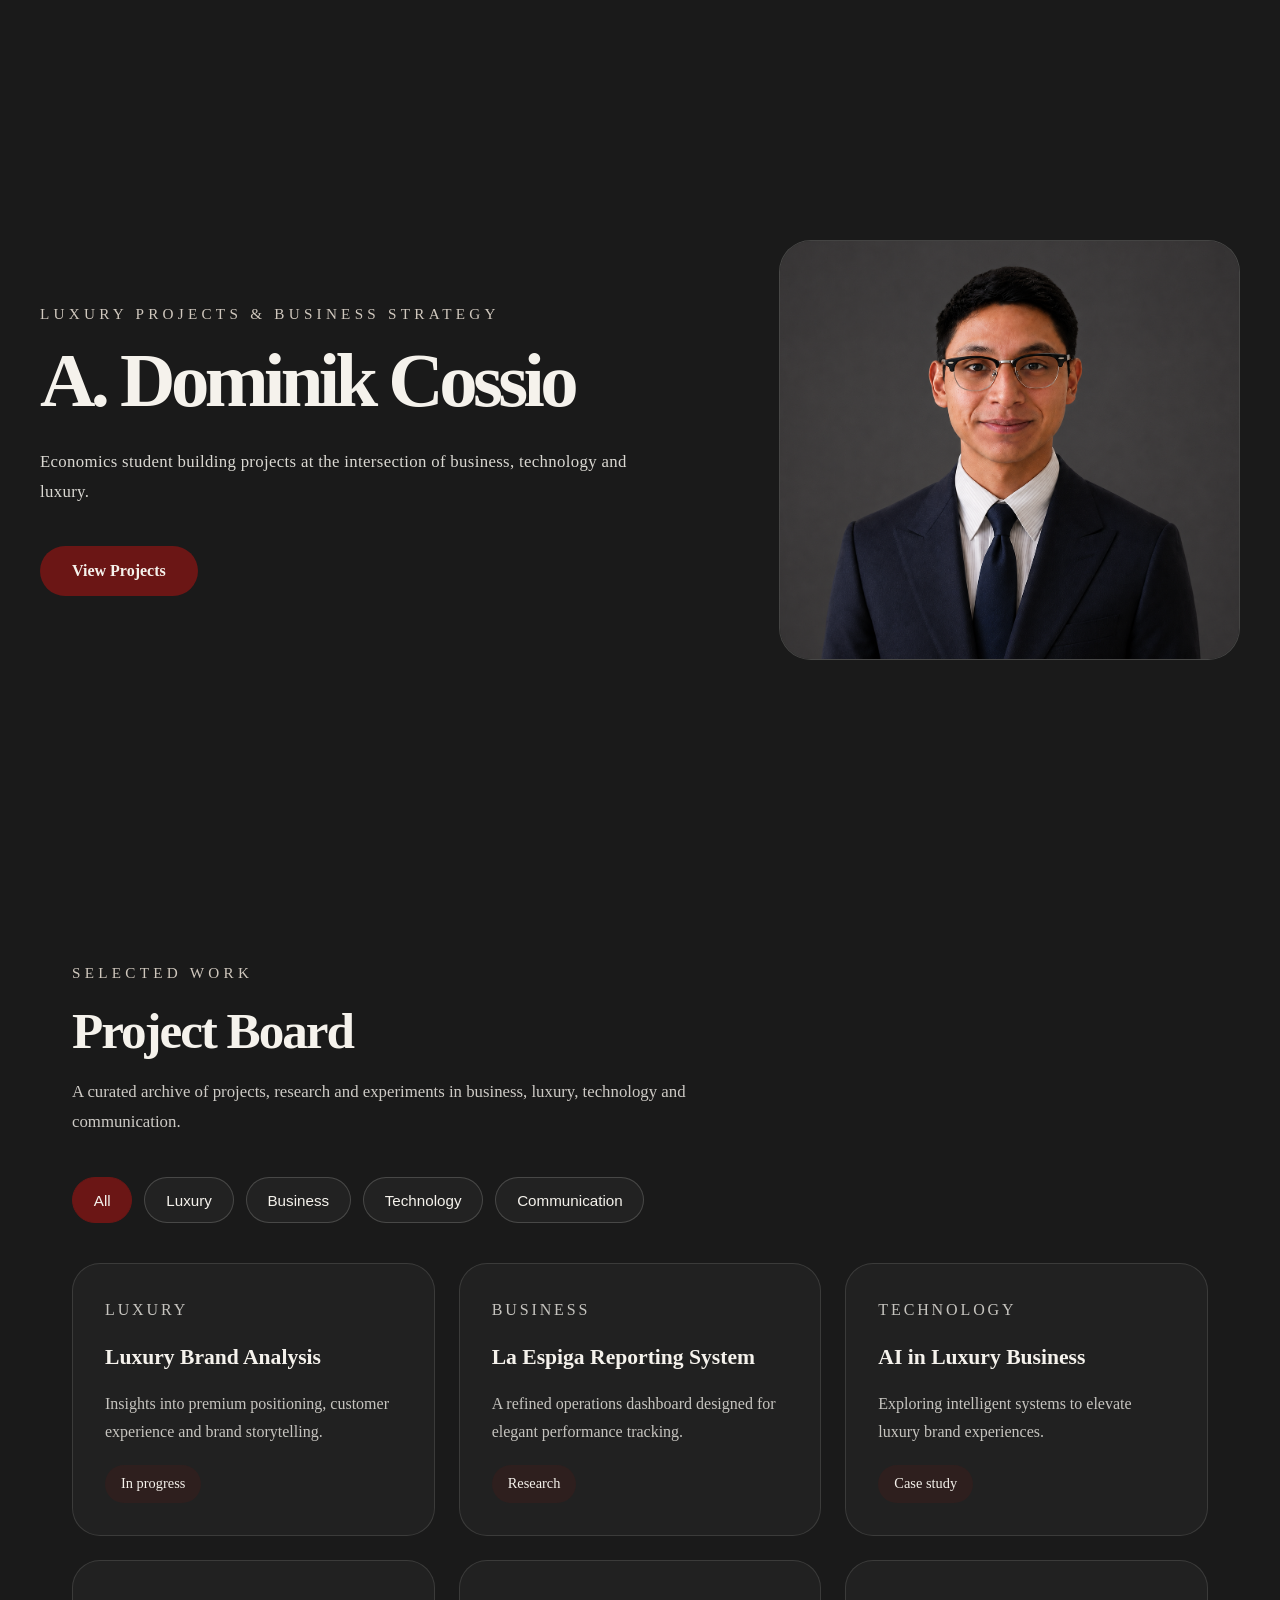
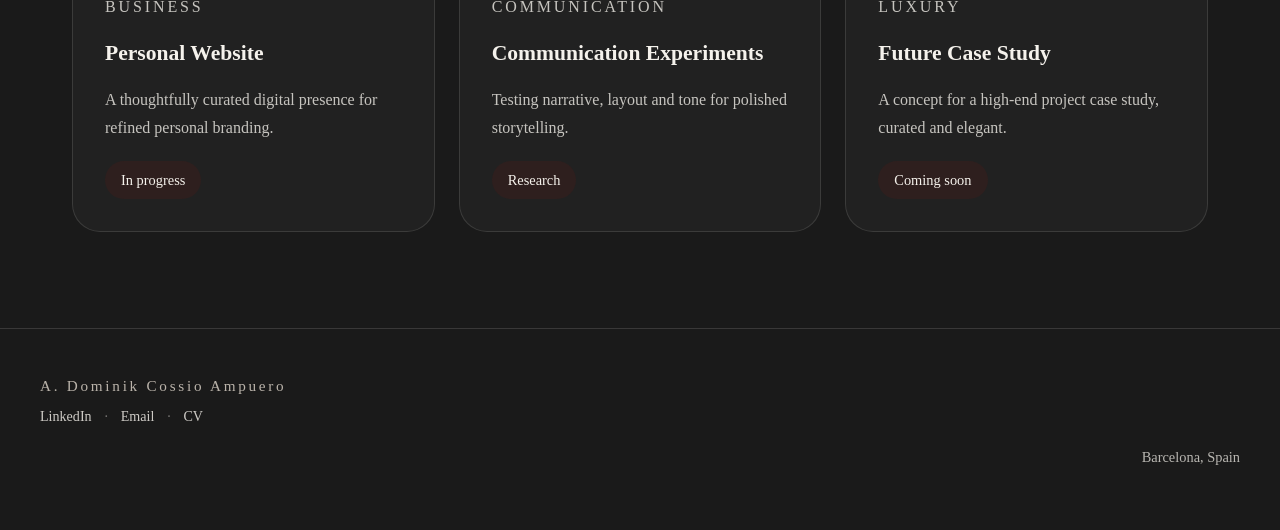
<file: index.html>
<!DOCTYPE html>
<html lang="en">
<head>
    <meta charset="UTF-8">
    <meta name="viewport" content="width=device-width, initial-scale=1.0">
    <title>Dominik Cossio</title>
    <link rel="stylesheet" href="styles.css">
</head>
<body>
    <main class="hero">
        <div class="hero-grid">
            <section class="hero-copy">
                <p class="eyebrow">Luxury projects &amp; business strategy</p>
                <h1>A. Dominik Cossio</h1>
                <p class="subtitle">Economics student building projects at the intersection of business, technology and luxury.</p>
                <a href="#projects" class="button">View Projects</a>
            </section>
            <aside class="hero-photo" aria-label="Personal photo">
                <div class="photo-frame">
                    <img src="assets/profile.png" alt="Portrait of A. Dominik Cossio">
                </div>
            </aside>
        </div>
    </main>

    <section class="projects-board" id="projects">
        <div class="section-head">
            <p class="eyebrow">SELECTED WORK</p>
            <h2>Project Board</h2>
            <p class="projects-copy">A curated archive of projects, research and experiments in business, luxury, technology and communication.</p>
        </div>

        <div class="filter-bar" role="tablist" aria-label="Project filters">
            <button class="filter-pill active" type="button">All</button>
            <button class="filter-pill" type="button">Luxury</button>
            <button class="filter-pill" type="button">Business</button>
            <button class="filter-pill" type="button">Technology</button>
            <button class="filter-pill" type="button">Communication</button>
        </div>

        <div class="board-grid">
            <a href="projects/luxury-brand-analysis.html" class="card-link">
                <article class="board-card">
                    <p class="card-tag">Luxury</p>
                    <h3>Luxury Brand Analysis</h3>
                    <p>Insights into premium positioning, customer experience and brand storytelling.</p>
                    <span class="status-pill">In progress</span>
                </article>
            </a>

            <a href="projects/la-espiga-reporting-system.html" class="card-link">
                <article class="board-card">
                    <p class="card-tag">Business</p>
                    <h3>La Espiga Reporting System</h3>
                    <p>A refined operations dashboard designed for elegant performance tracking.</p>
                    <span class="status-pill">Research</span>
                </article>
            </a>

            <a href="projects/ai-in-luxury-business.html" class="card-link">
                <article class="board-card">
                    <p class="card-tag">Technology</p>
                    <h3>AI in Luxury Business</h3>
                    <p>Exploring intelligent systems to elevate luxury brand experiences.</p>
                    <span class="status-pill">Case study</span>
                </article>
            </a>

            <a href="projects/personal-website.html" class="card-link">
                <article class="board-card">
                    <p class="card-tag">Business</p>
                    <h3>Personal Website</h3>
                    <p>A thoughtfully curated digital presence for refined personal branding.</p>
                    <span class="status-pill">In progress</span>
                </article>
            </a>

            <a href="projects/communication-experiments.html" class="card-link">
                <article class="board-card">
                    <p class="card-tag">Communication</p>
                    <h3>Communication Experiments</h3>
                    <p>Testing narrative, layout and tone for polished storytelling.</p>
                    <span class="status-pill">Research</span>
                </article>
            </a>

            <a href="projects/future-case-study.html" class="card-link">
                <article class="board-card">
                    <p class="card-tag">Luxury</p>
                    <h3>Future Case Study</h3>
                    <p>A concept for a high-end project case study, curated and elegant.</p>
                    <span class="status-pill">Coming soon</span>
                </article>
            </a>
        </div>
    </section>

    <footer class="site-footer">
        <div class="footer-content">
            <p class="footer-name">A. Dominik Cossio Ampuero</p>
            <div class="footer-links">
                <a href="https://linkedin.com" target="_blank" rel="noopener noreferrer">LinkedIn</a>
                <span class="link-separator">·</span>
                <a href="mailto:your@email.com">Email</a>
                <span class="link-separator">·</span>
                <a href="#">CV</a>
            </div>
        </div>
        <div class="footer-bottom">
            <p>Barcelona, Spain</p>
        </div>
    </footer>
</body>
</html>
</file>
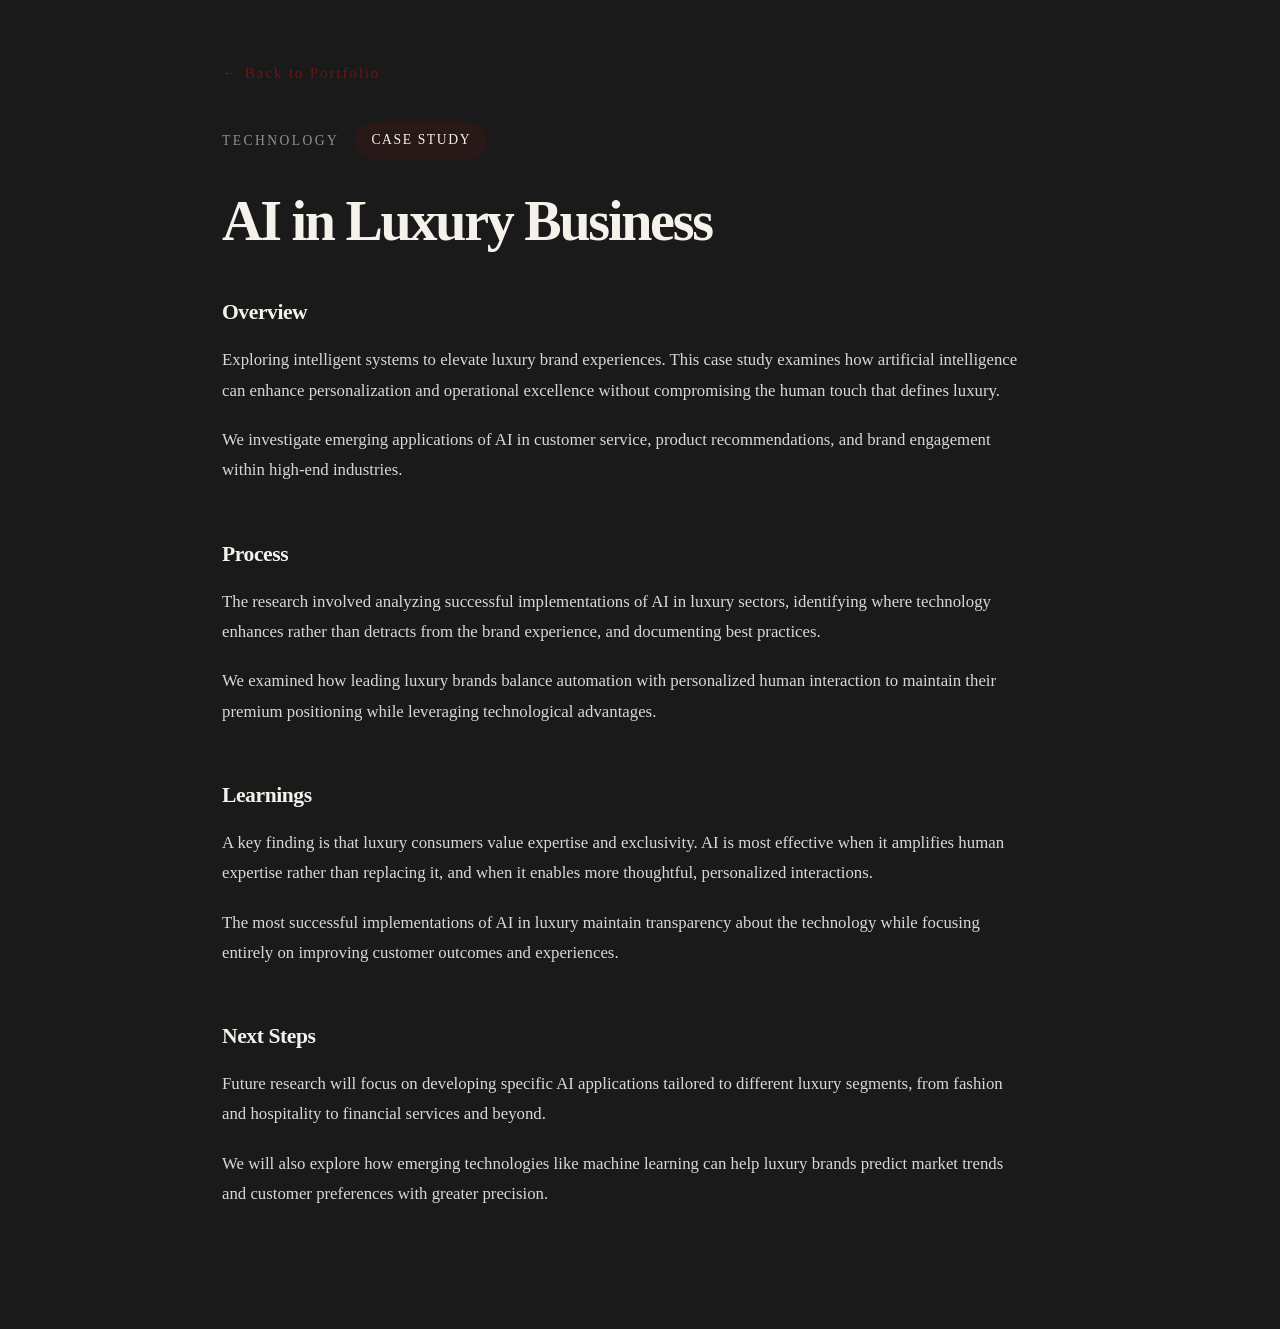
<file: projects/ai-in-luxury-business.html>
<!DOCTYPE html>
<html lang="en">
<head>
    <meta charset="UTF-8">
    <meta name="viewport" content="width=device-width, initial-scale=1.0">
    <title>AI in Luxury Business | Dominik Cossio</title>
    <link rel="stylesheet" href="../styles.css">
    <link rel="stylesheet" href="projects.css">
</head>
<body>
    <div class="project-container">
        <header class="project-header">
            <a href="../index.html" class="back-link">← Back to Portfolio</a>
        </header>

        <div class="project-meta">
            <span class="project-category">Technology</span>
            <span class="project-status">Case study</span>
        </div>

        <h1 class="project-title">AI in Luxury Business</h1>

        <section class="project-section">
            <h2>Overview</h2>
            <p>Exploring intelligent systems to elevate luxury brand experiences. This case study examines how artificial intelligence can enhance personalization and operational excellence without compromising the human touch that defines luxury.</p>
            <p>We investigate emerging applications of AI in customer service, product recommendations, and brand engagement within high-end industries.</p>
        </section>

        <section class="project-section">
            <h2>Process</h2>
            <p>The research involved analyzing successful implementations of AI in luxury sectors, identifying where technology enhances rather than detracts from the brand experience, and documenting best practices.</p>
            <p>We examined how leading luxury brands balance automation with personalized human interaction to maintain their premium positioning while leveraging technological advantages.</p>
        </section>

        <section class="project-section">
            <h2>Learnings</h2>
            <p>A key finding is that luxury consumers value expertise and exclusivity. AI is most effective when it amplifies human expertise rather than replacing it, and when it enables more thoughtful, personalized interactions.</p>
            <p>The most successful implementations of AI in luxury maintain transparency about the technology while focusing entirely on improving customer outcomes and experiences.</p>
        </section>

        <section class="project-section">
            <h2>Next Steps</h2>
            <p>Future research will focus on developing specific AI applications tailored to different luxury segments, from fashion and hospitality to financial services and beyond.</p>
            <p>We will also explore how emerging technologies like machine learning can help luxury brands predict market trends and customer preferences with greater precision.</p>
        </section>
    </div>
</body>
</html>
</file>
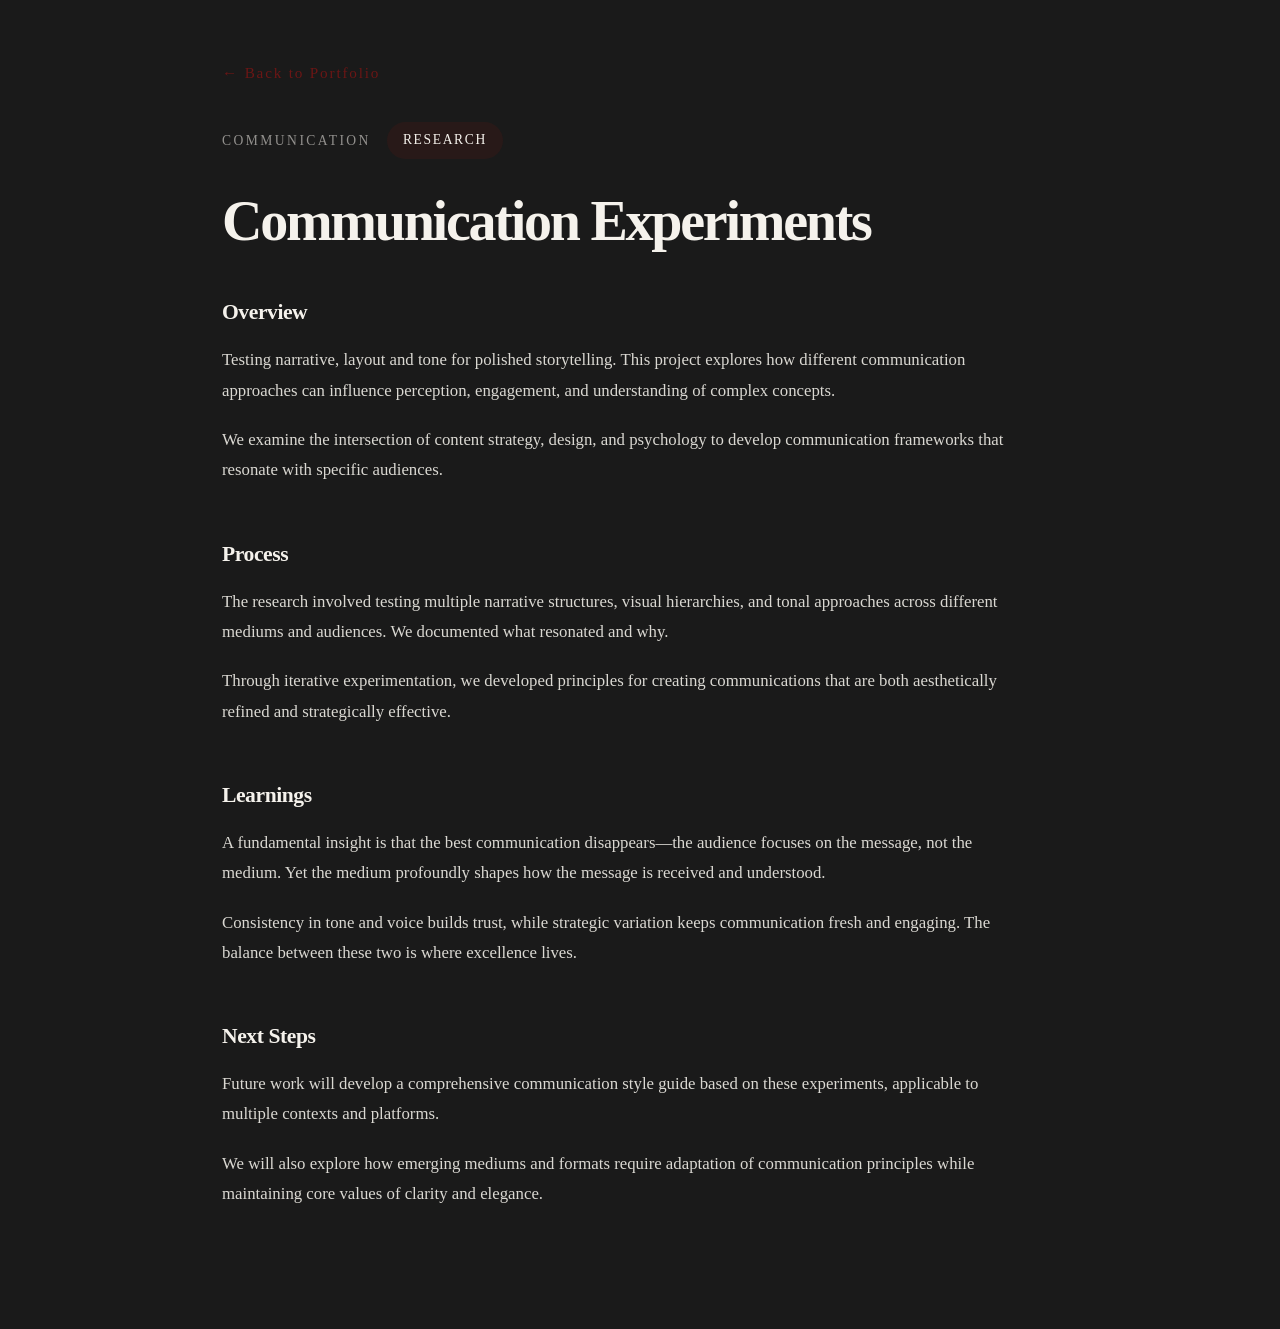
<file: projects/communication-experiments.html>
<!DOCTYPE html>
<html lang="en">
<head>
    <meta charset="UTF-8">
    <meta name="viewport" content="width=device-width, initial-scale=1.0">
    <title>Communication Experiments | Dominik Cossio</title>
    <link rel="stylesheet" href="../styles.css">
    <link rel="stylesheet" href="projects.css">
</head>
<body>
    <div class="project-container">
        <header class="project-header">
            <a href="../index.html" class="back-link">← Back to Portfolio</a>
        </header>

        <div class="project-meta">
            <span class="project-category">Communication</span>
            <span class="project-status">Research</span>
        </div>

        <h1 class="project-title">Communication Experiments</h1>

        <section class="project-section">
            <h2>Overview</h2>
            <p>Testing narrative, layout and tone for polished storytelling. This project explores how different communication approaches can influence perception, engagement, and understanding of complex concepts.</p>
            <p>We examine the intersection of content strategy, design, and psychology to develop communication frameworks that resonate with specific audiences.</p>
        </section>

        <section class="project-section">
            <h2>Process</h2>
            <p>The research involved testing multiple narrative structures, visual hierarchies, and tonal approaches across different mediums and audiences. We documented what resonated and why.</p>
            <p>Through iterative experimentation, we developed principles for creating communications that are both aesthetically refined and strategically effective.</p>
        </section>

        <section class="project-section">
            <h2>Learnings</h2>
            <p>A fundamental insight is that the best communication disappears—the audience focuses on the message, not the medium. Yet the medium profoundly shapes how the message is received and understood.</p>
            <p>Consistency in tone and voice builds trust, while strategic variation keeps communication fresh and engaging. The balance between these two is where excellence lives.</p>
        </section>

        <section class="project-section">
            <h2>Next Steps</h2>
            <p>Future work will develop a comprehensive communication style guide based on these experiments, applicable to multiple contexts and platforms.</p>
            <p>We will also explore how emerging mediums and formats require adaptation of communication principles while maintaining core values of clarity and elegance.</p>
        </section>
    </div>
</body>
</html>
</file>
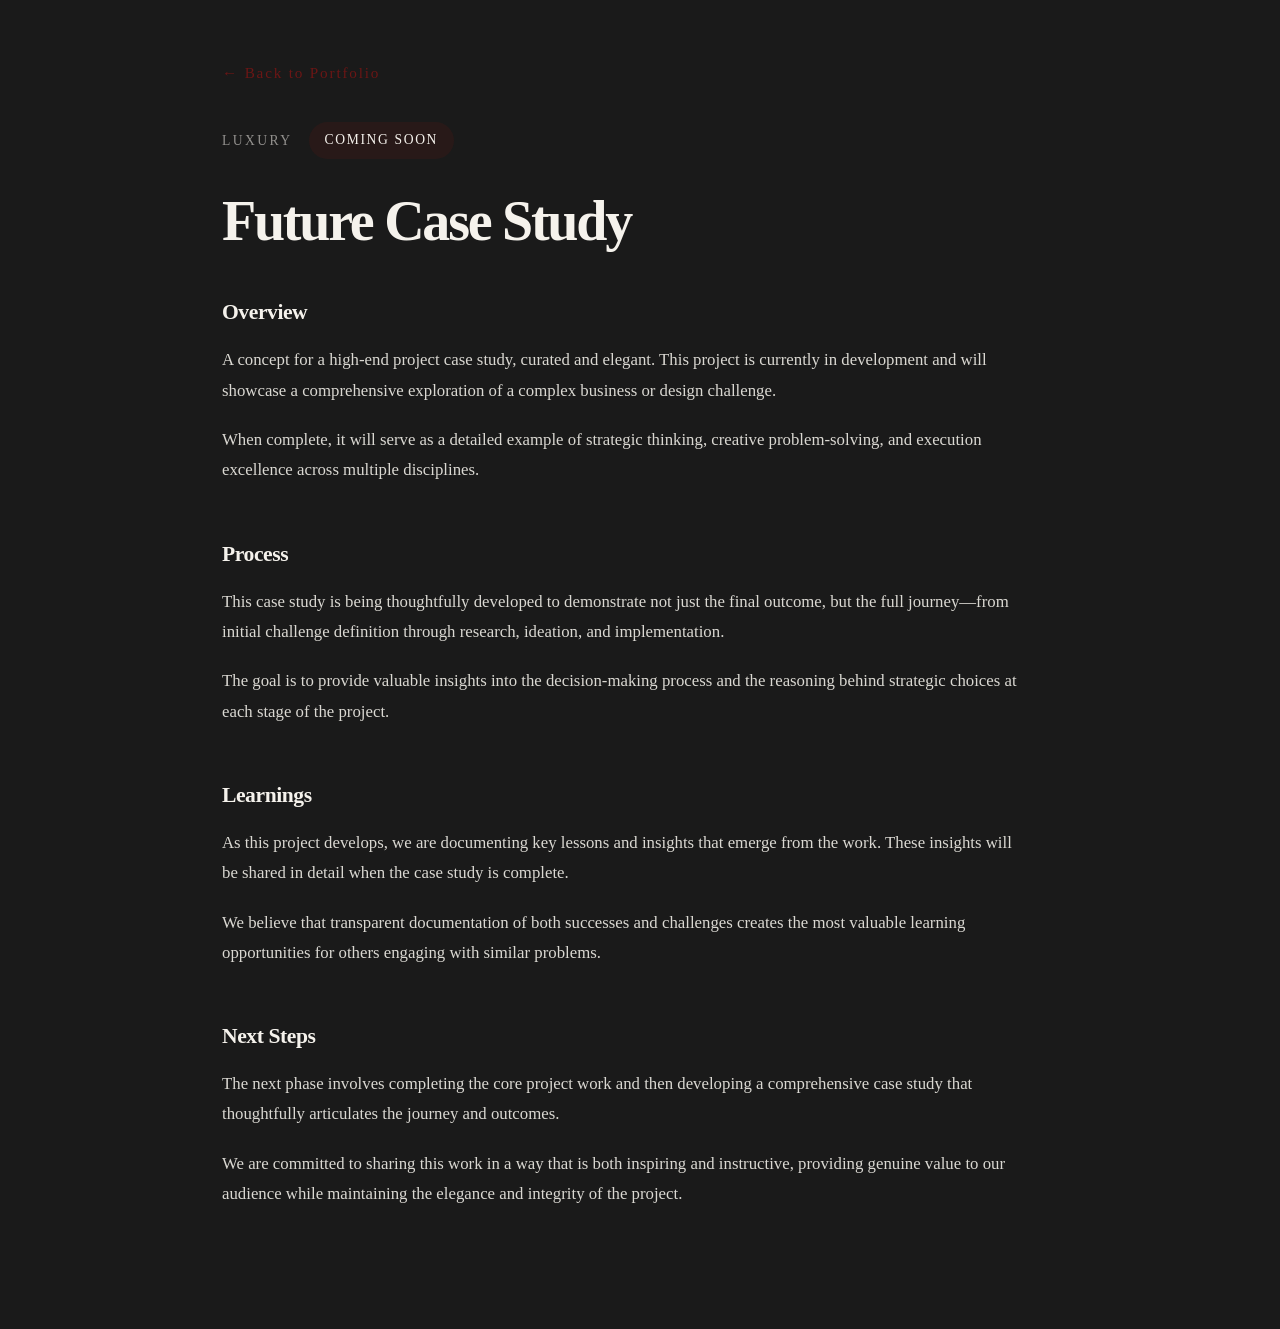
<file: projects/future-case-study.html>
<!DOCTYPE html>
<html lang="en">
<head>
    <meta charset="UTF-8">
    <meta name="viewport" content="width=device-width, initial-scale=1.0">
    <title>Future Case Study | Dominik Cossio</title>
    <link rel="stylesheet" href="../styles.css">
    <link rel="stylesheet" href="projects.css">
</head>
<body>
    <div class="project-container">
        <header class="project-header">
            <a href="../index.html" class="back-link">← Back to Portfolio</a>
        </header>

        <div class="project-meta">
            <span class="project-category">Luxury</span>
            <span class="project-status">Coming soon</span>
        </div>

        <h1 class="project-title">Future Case Study</h1>

        <section class="project-section">
            <h2>Overview</h2>
            <p>A concept for a high-end project case study, curated and elegant. This project is currently in development and will showcase a comprehensive exploration of a complex business or design challenge.</p>
            <p>When complete, it will serve as a detailed example of strategic thinking, creative problem-solving, and execution excellence across multiple disciplines.</p>
        </section>

        <section class="project-section">
            <h2>Process</h2>
            <p>This case study is being thoughtfully developed to demonstrate not just the final outcome, but the full journey—from initial challenge definition through research, ideation, and implementation.</p>
            <p>The goal is to provide valuable insights into the decision-making process and the reasoning behind strategic choices at each stage of the project.</p>
        </section>

        <section class="project-section">
            <h2>Learnings</h2>
            <p>As this project develops, we are documenting key lessons and insights that emerge from the work. These insights will be shared in detail when the case study is complete.</p>
            <p>We believe that transparent documentation of both successes and challenges creates the most valuable learning opportunities for others engaging with similar problems.</p>
        </section>

        <section class="project-section">
            <h2>Next Steps</h2>
            <p>The next phase involves completing the core project work and then developing a comprehensive case study that thoughtfully articulates the journey and outcomes.</p>
            <p>We are committed to sharing this work in a way that is both inspiring and instructive, providing genuine value to our audience while maintaining the elegance and integrity of the project.</p>
        </section>
    </div>
</body>
</html>
</file>
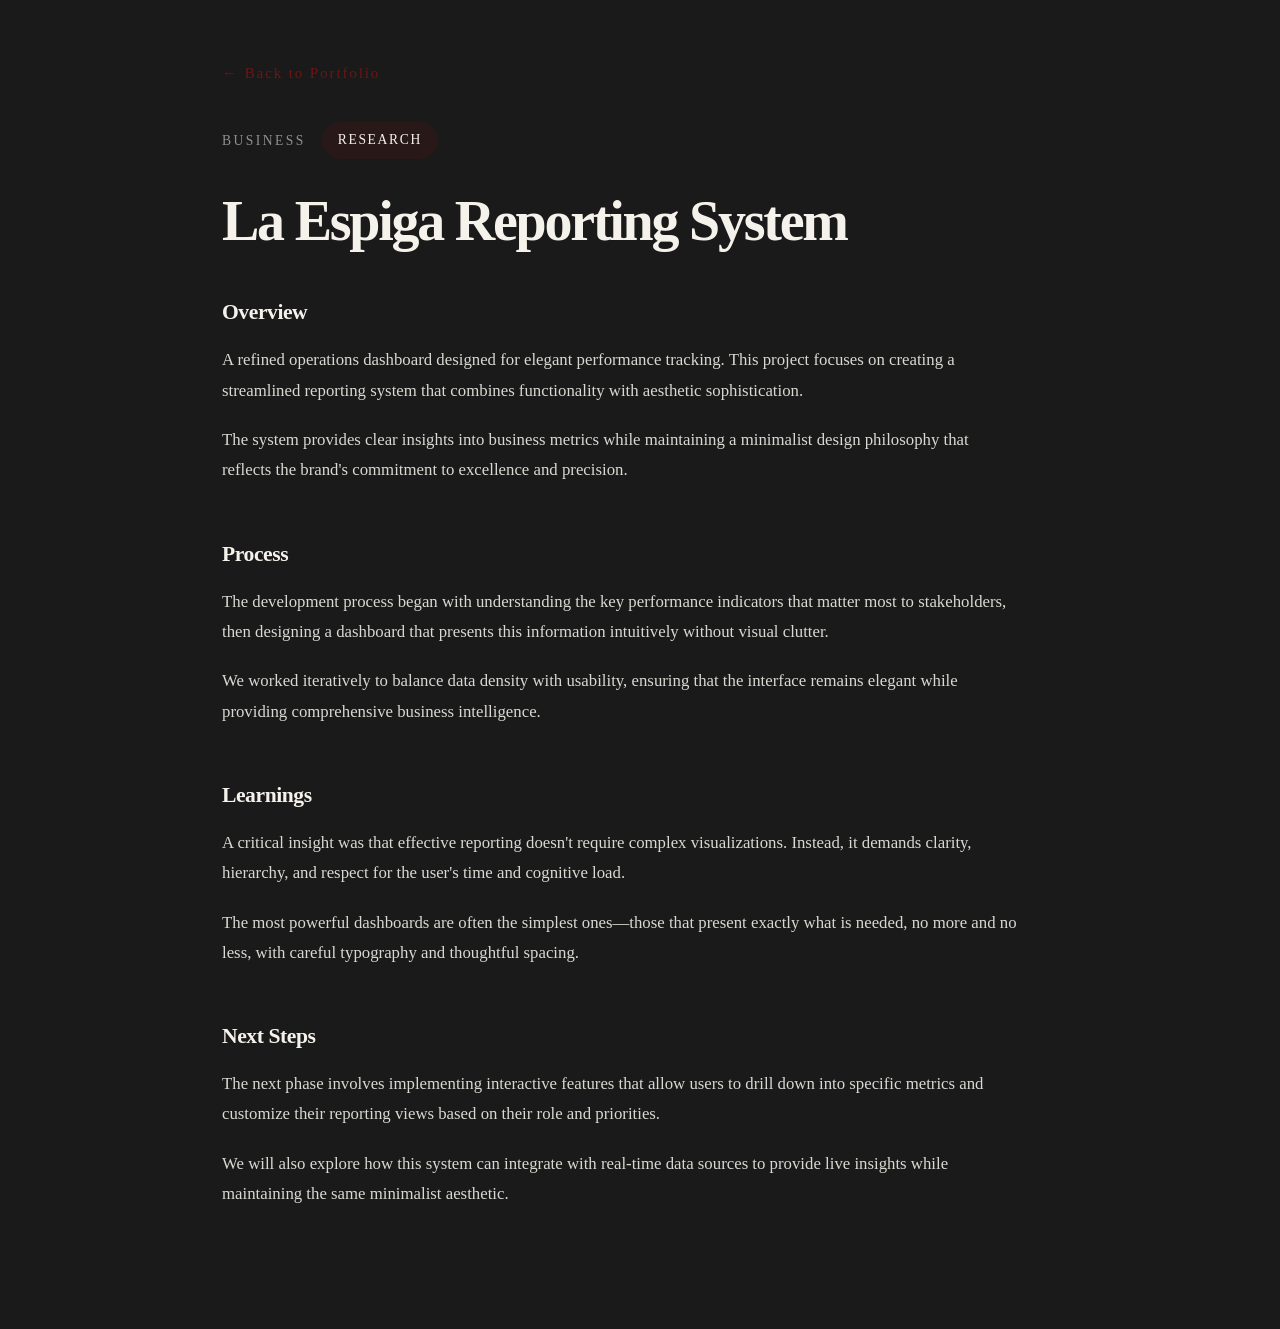
<file: projects/la-espiga-reporting-system.html>
<!DOCTYPE html>
<html lang="en">
<head>
    <meta charset="UTF-8">
    <meta name="viewport" content="width=device-width, initial-scale=1.0">
    <title>La Espiga Reporting System | Dominik Cossio</title>
    <link rel="stylesheet" href="../styles.css">
    <link rel="stylesheet" href="projects.css">
</head>
<body>
    <div class="project-container">
        <header class="project-header">
            <a href="../index.html" class="back-link">← Back to Portfolio</a>
        </header>

        <div class="project-meta">
            <span class="project-category">Business</span>
            <span class="project-status">Research</span>
        </div>

        <h1 class="project-title">La Espiga Reporting System</h1>

        <section class="project-section">
            <h2>Overview</h2>
            <p>A refined operations dashboard designed for elegant performance tracking. This project focuses on creating a streamlined reporting system that combines functionality with aesthetic sophistication.</p>
            <p>The system provides clear insights into business metrics while maintaining a minimalist design philosophy that reflects the brand's commitment to excellence and precision.</p>
        </section>

        <section class="project-section">
            <h2>Process</h2>
            <p>The development process began with understanding the key performance indicators that matter most to stakeholders, then designing a dashboard that presents this information intuitively without visual clutter.</p>
            <p>We worked iteratively to balance data density with usability, ensuring that the interface remains elegant while providing comprehensive business intelligence.</p>
        </section>

        <section class="project-section">
            <h2>Learnings</h2>
            <p>A critical insight was that effective reporting doesn't require complex visualizations. Instead, it demands clarity, hierarchy, and respect for the user's time and cognitive load.</p>
            <p>The most powerful dashboards are often the simplest ones—those that present exactly what is needed, no more and no less, with careful typography and thoughtful spacing.</p>
        </section>

        <section class="project-section">
            <h2>Next Steps</h2>
            <p>The next phase involves implementing interactive features that allow users to drill down into specific metrics and customize their reporting views based on their role and priorities.</p>
            <p>We will also explore how this system can integrate with real-time data sources to provide live insights while maintaining the same minimalist aesthetic.</p>
        </section>
    </div>
</body>
</html>
</file>
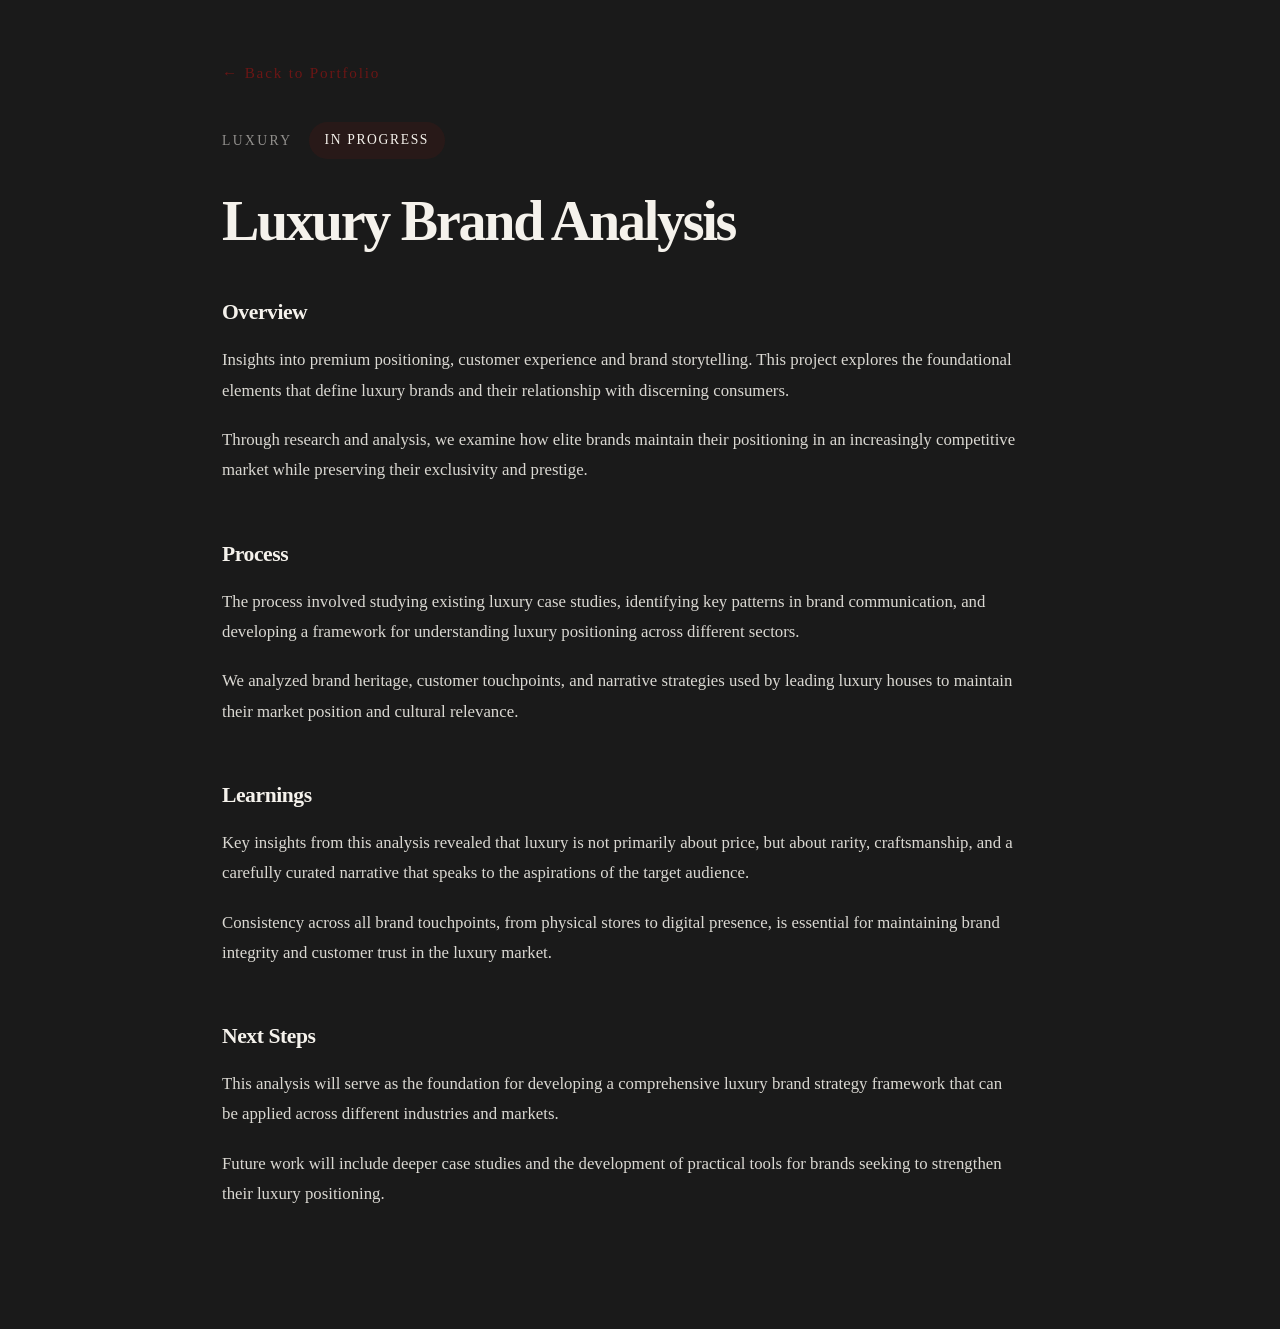
<file: projects/luxury-brand-analysis.html>
<!DOCTYPE html>
<html lang="en">
<head>
    <meta charset="UTF-8">
    <meta name="viewport" content="width=device-width, initial-scale=1.0">
    <title>Luxury Brand Analysis | Dominik Cossio</title>
    <link rel="stylesheet" href="../styles.css">
    <link rel="stylesheet" href="projects.css">
</head>
<body>
    <div class="project-container">
        <header class="project-header">
            <a href="../index.html" class="back-link">← Back to Portfolio</a>
        </header>

        <div class="project-meta">
            <span class="project-category">Luxury</span>
            <span class="project-status">In progress</span>
        </div>

        <h1 class="project-title">Luxury Brand Analysis</h1>

        <section class="project-section">
            <h2>Overview</h2>
            <p>Insights into premium positioning, customer experience and brand storytelling. This project explores the foundational elements that define luxury brands and their relationship with discerning consumers.</p>
            <p>Through research and analysis, we examine how elite brands maintain their positioning in an increasingly competitive market while preserving their exclusivity and prestige.</p>
        </section>

        <section class="project-section">
            <h2>Process</h2>
            <p>The process involved studying existing luxury case studies, identifying key patterns in brand communication, and developing a framework for understanding luxury positioning across different sectors.</p>
            <p>We analyzed brand heritage, customer touchpoints, and narrative strategies used by leading luxury houses to maintain their market position and cultural relevance.</p>
        </section>

        <section class="project-section">
            <h2>Learnings</h2>
            <p>Key insights from this analysis revealed that luxury is not primarily about price, but about rarity, craftsmanship, and a carefully curated narrative that speaks to the aspirations of the target audience.</p>
            <p>Consistency across all brand touchpoints, from physical stores to digital presence, is essential for maintaining brand integrity and customer trust in the luxury market.</p>
        </section>

        <section class="project-section">
            <h2>Next Steps</h2>
            <p>This analysis will serve as the foundation for developing a comprehensive luxury brand strategy framework that can be applied across different industries and markets.</p>
            <p>Future work will include deeper case studies and the development of practical tools for brands seeking to strengthen their luxury positioning.</p>
        </section>
    </div>
</body>
</html>
</file>
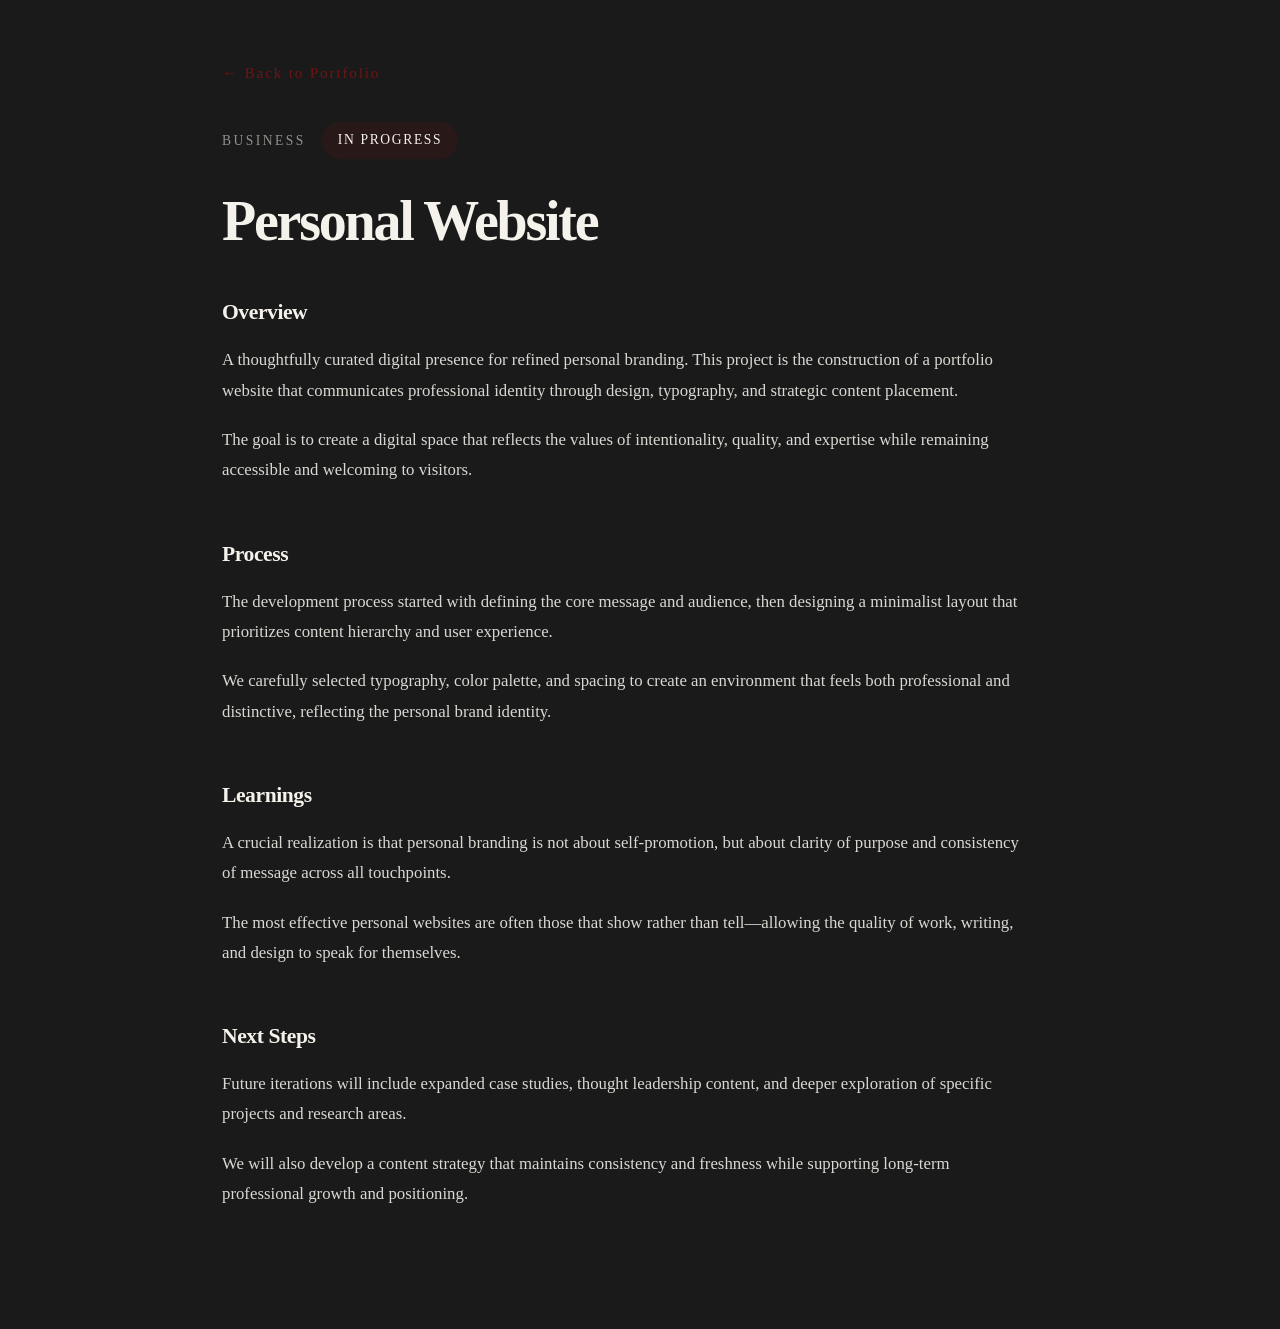
<file: projects/personal-website.html>
<!DOCTYPE html>
<html lang="en">
<head>
    <meta charset="UTF-8">
    <meta name="viewport" content="width=device-width, initial-scale=1.0">
    <title>Personal Website | Dominik Cossio</title>
    <link rel="stylesheet" href="../styles.css">
    <link rel="stylesheet" href="projects.css">
</head>
<body>
    <div class="project-container">
        <header class="project-header">
            <a href="../index.html" class="back-link">← Back to Portfolio</a>
        </header>

        <div class="project-meta">
            <span class="project-category">Business</span>
            <span class="project-status">In progress</span>
        </div>

        <h1 class="project-title">Personal Website</h1>

        <section class="project-section">
            <h2>Overview</h2>
            <p>A thoughtfully curated digital presence for refined personal branding. This project is the construction of a portfolio website that communicates professional identity through design, typography, and strategic content placement.</p>
            <p>The goal is to create a digital space that reflects the values of intentionality, quality, and expertise while remaining accessible and welcoming to visitors.</p>
        </section>

        <section class="project-section">
            <h2>Process</h2>
            <p>The development process started with defining the core message and audience, then designing a minimalist layout that prioritizes content hierarchy and user experience.</p>
            <p>We carefully selected typography, color palette, and spacing to create an environment that feels both professional and distinctive, reflecting the personal brand identity.</p>
        </section>

        <section class="project-section">
            <h2>Learnings</h2>
            <p>A crucial realization is that personal branding is not about self-promotion, but about clarity of purpose and consistency of message across all touchpoints.</p>
            <p>The most effective personal websites are often those that show rather than tell—allowing the quality of work, writing, and design to speak for themselves.</p>
        </section>

        <section class="project-section">
            <h2>Next Steps</h2>
            <p>Future iterations will include expanded case studies, thought leadership content, and deeper exploration of specific projects and research areas.</p>
            <p>We will also develop a content strategy that maintains consistency and freshness while supporting long-term professional growth and positioning.</p>
        </section>
    </div>
</body>
</html>
</file>
<file: styles.css>
:root {
    color-scheme: dark;
    color: #F5F2EC;
    background: #1A1A1A;
    font-family: "Cormorant Garamond", Georgia, serif;
}

* {
    box-sizing: border-box;
}

html, body {
    margin: 0;
    min-height: 100%;
}

body {
    background-color: #1A1A1A;
    color: #F5F2EC;
}

.hero {
    min-height: 100vh;
    display: grid;
    place-items: center;
    padding: 2rem;
}

.hero-grid {
    display: grid;
    grid-template-columns: minmax(0, 6fr) minmax(0, 4fr);
    gap: 3rem;
    width: min(100%, 1200px);
    align-items: center;
}

.hero-copy {
    max-width: 40rem;
}

.hero-copy h1 {
    margin: 0;
    font-size: clamp(3.5rem, 6vw, 6rem);
    line-height: 0.95;
    letter-spacing: -0.06em;
}

.eyebrow {
    margin: 0 0 1.4rem;
    font-size: 0.95rem;
    letter-spacing: 0.28em;
    text-transform: uppercase;
    color: #D0C8BE;
}

.subtitle {
    margin: 1.8rem 0 0;
    max-width: 44rem;
    font-size: 1.05rem;
    line-height: 1.8;
    font-weight: 400;
    color: rgba(245, 242, 236, 0.88);
    letter-spacing: 0.02em;
}

.button {
    display: inline-flex;
    align-items: center;
    justify-content: center;
    margin-top: 2.4rem;
    padding: 1rem 2rem;
    border-radius: 999px;
    background: #6B1615;
    color: #F5F2EC;
    text-decoration: none;
    font-size: 1rem;
    font-weight: 600;
    transition: transform 0.2s ease, box-shadow 0.2s ease;
}

.button:hover {
    transform: translateY(-2px);
    box-shadow: 0 18px 30px rgba(107, 22, 21, 0.22);
}

.hero-photo {
    display: grid;
    place-items: center;
}

.photo-frame {
    width: 100%;
    height: 420px;
    border: 1px solid rgba(245, 242, 236, 0.18);
    background: linear-gradient(180deg, rgba(255,255,255,0.04), rgba(255,255,255,0.02));
    border-radius: 32px;
    display: block;
    overflow: hidden;
    position: relative;
    box-shadow: inset 0 0 0 1px rgba(255,255,255,0.02);
}

.photo-frame img {
    display: block;
    width: 100%;
    height: 100%;
    object-fit: cover;
    object-position: center 38%;
    transform: scale(1.12);
    transform-origin: center center;
}

@media (max-width: 900px) {
    .hero-grid {
        grid-template-columns: 1fr;
    }

    .hero-photo {
        margin-top: 2rem;
    }
}

.projects-board {
    padding: 4rem 2rem 6rem;
    background: #1A1A1A;
    color: #F5F2EC;
    width: min(100%, 1200px);
    margin: 0 auto;
}

.section-head {
    max-width: 58rem;
    margin: 0 0 2.5rem;
}

.section-head h2 {
    margin: 0.4rem 0 0;
    font-size: clamp(2.6rem, 4vw, 3.5rem);
    line-height: 1.04;
    letter-spacing: -0.04em;
}

.projects-copy {
    margin: 1.2rem 0 0;
    max-width: 42rem;
    font-size: 1.05rem;
    line-height: 1.8;
    color: rgba(245, 242, 236, 0.82);
}

.filter-bar {
    display: flex;
    flex-wrap: wrap;
    gap: 0.75rem;
    margin: 0 0 2.5rem;
    max-width: 58rem;
}

.filter-pill {
    appearance: none;
    border: 1px solid rgba(245, 242, 236, 0.18);
    background: rgba(255, 255, 255, 0.04);
    color: #F5F2EC;
    padding: 0.85rem 1.3rem;
    border-radius: 999px;
    font-size: 0.95rem;
    cursor: pointer;
    transition: background 0.2s ease, border-color 0.2s ease, transform 0.2s ease;
}

.filter-pill:hover,
.filter-pill.active {
    background: #6B1615;
    border-color: #6B1615;
}

.board-grid {
    display: grid;
    gap: 1.5rem;
    grid-template-columns: repeat(3, minmax(0, 1fr));
    max-width: 1200px;
    margin: 0;
}

.card-link {
    text-decoration: none;
    color: inherit;
}

.board-card {
    background: rgba(255, 255, 255, 0.03);
    border: 1px solid rgba(245, 242, 236, 0.12);
    border-radius: 28px;
    padding: 2rem;
    min-height: 260px;
    display: grid;
    gap: 1.2rem;
    transition: transform 0.2s ease, box-shadow 0.2s ease, border-color 0.2s ease;
    cursor: pointer;
}

.board-card:hover {
    transform: translateY(-4px);
    box-shadow: 0 24px 60px rgba(0, 0, 0, 0.18);
    border-color: rgba(255, 255, 255, 0.18);
}

.card-tag {
    margin: 0;
    font-size: 0.85rem;
    text-transform: uppercase;
    letter-spacing: 0.18em;
    color: rgba(245, 242, 236, 0.55);
}

.board-card h3 {
    margin: 0;
    font-size: 1.35rem;
    line-height: 1.25;
}

.board-card p {
    margin: 0;
    color: rgba(245, 242, 236, 0.78);
    line-height: 1.75;
    font-size: 1rem;
}

.status-pill {
    display: inline-flex;
    align-items: center;
    justify-content: center;
    margin-top: auto;
    width: fit-content;
    padding: 0.65rem 1rem;
    border-radius: 999px;
    background: rgba(107, 22, 21, 0.18);
    color: #F5F2EC;
    font-size: 0.9rem;
}

@media (max-width: 1080px) {
    .board-grid {
        grid-template-columns: repeat(2, minmax(0, 1fr));
    }
}

@media (max-width: 700px) {
    .projects-board {
        padding: 3rem 1.5rem 4rem;
    }

    .section-head,
    .filter-bar,
    .board-grid {
        max-width: 100%;
    }

    .filter-pill {
        flex: 1 1 auto;
        text-align: center;
    }

    .board-grid {
        grid-template-columns: 1fr;
    }
}

.site-footer {
    border-top: 1px solid rgba(245, 242, 236, 0.14);
    padding: 3rem 2rem 4rem;
    color: #F5F2EC;
}

.footer-content {
    max-width: 1200px;
    margin: 0 auto 1.5rem;
}

.footer-name {
    margin: 0 0 0.75rem;
    font-size: 0.95rem;
    font-weight: 400;
    letter-spacing: 0.18em;
    text-transform: none;
    color: rgba(208, 200, 190, 0.88);
}

.footer-links {
    display: inline-flex;
    flex-wrap: wrap;
    align-items: center;
    gap: 0.8rem;
    color: rgba(245, 242, 236, 0.82);
    font-size: 0.88rem;
}

.footer-links a {
    color: rgba(245, 242, 236, 0.82);
    text-decoration: none;
    transition: color 0.2s ease;
}

.footer-links a:hover {
    color: #6B1615;
}

.link-separator {
    color: rgba(245, 242, 236, 0.44);
}

.footer-bottom {
    display: flex;
    justify-content: flex-end;
    max-width: 1200px;
    margin: 0 auto;
    color: rgba(245, 242, 236, 0.72);
    font-size: 0.9rem;
}

.footer-bottom p {
    margin: 0;
}

@media (max-width: 700px) {
    .site-footer {
        padding: 2.5rem 1.5rem 3rem;
    }

    .footer-links {
        width: 100%;
    }

    .footer-bottom {
        justify-content: flex-start;
    }
}
</file>
<file: projects/projects.css>
/* Project Page Styles */

.project-container {
    max-width: 900px;
    margin: 0 auto;
    padding: 4rem 2rem;
}

.project-header {
    margin-bottom: 2.5rem;
}

.back-link {
    display: inline-block;
    color: #6B1615;
    text-decoration: none;
    font-size: 0.95rem;
    letter-spacing: 0.12em;
    transition: color 0.2s ease;
}

.back-link:hover {
    color: #F5F2EC;
}

.project-meta {
    display: flex;
    gap: 1rem;
    margin-bottom: 2rem;
    flex-wrap: wrap;
    align-items: center;
}

.project-category {
    font-size: 0.85rem;
    text-transform: uppercase;
    letter-spacing: 0.18em;
    color: rgba(245, 242, 236, 0.55);
    line-height: 1;
}

.project-status {
    display: inline-flex;
    align-items: center;
    padding: 0.65rem 1rem;
    border-radius: 999px;
    background: rgba(107, 22, 21, 0.18);
    color: #F5F2EC;
    font-size: 0.85rem;
    text-transform: uppercase;
    letter-spacing: 0.12em;
}

.project-title {
    margin: 0 0 3rem;
    font-size: clamp(2.6rem, 5vw, 3.5rem);
    line-height: 1.1;
    letter-spacing: -0.04em;
}

.project-section {
    margin-bottom: 3.5rem;
    max-width: 800px;
}

.project-section h2 {
    margin: 0 0 1.2rem;
    font-size: 1.35rem;
    line-height: 1.2;
    letter-spacing: -0.02em;
}

.project-section p {
    margin: 0 0 1.2rem;
    font-size: 1.05rem;
    line-height: 1.8;
    color: rgba(245, 242, 236, 0.88);
}

.project-section p:last-child {
    margin-bottom: 0;
}

@media (max-width: 700px) {
    .project-container {
        padding: 2rem 1.5rem;
    }

    .project-header {
        margin-bottom: 2rem;
    }

    .project-title {
        margin-bottom: 2rem;
    }

    .project-section {
        margin-bottom: 2.5rem;
    }

    .project-section h2 {
        font-size: 1.25rem;
    }

    .project-section p {
        font-size: 1rem;
    }
}
</file>
